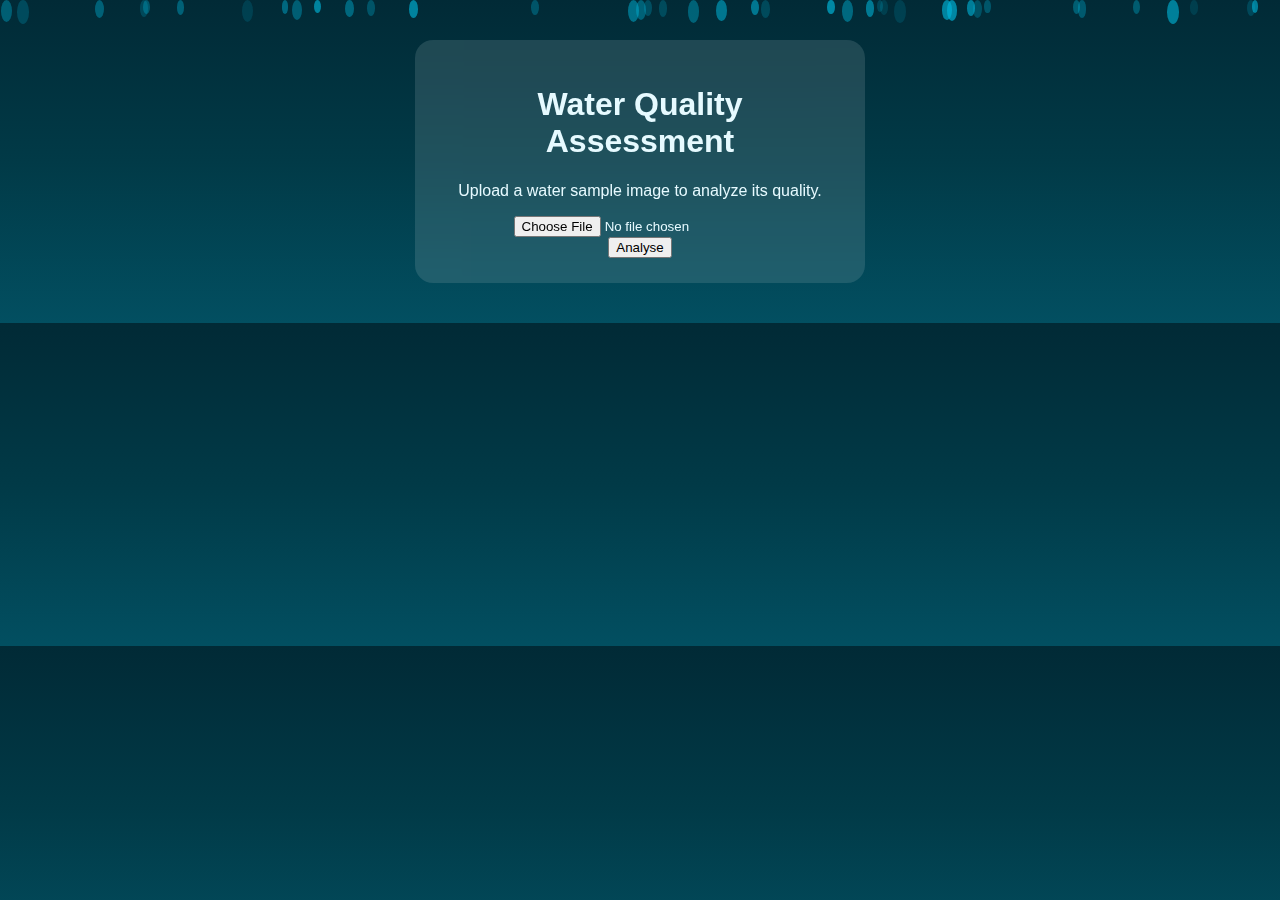
<file: templates/index.html>
<!DOCTYPE html>
<html lang="en">
<head>
    <meta charset="UTF-8">
    <title>Water Quality Detector</title>
    <link rel="stylesheet" href="/static/style.css">
    <script src="/static/script.js" defer></script>
</head>

<body class="droplet-bg">

<div class="droplet-container"></div>

<div class="glass-card">
    <h1>Water Quality Assessment</h1>
    <p>Upload a water sample image to analyze its quality.</p>

    <form action="/predict" method="POST" enctype="multipart/form-data">
        <input type="file" name="file" required>
        <br>
        <button type="submit">Analyse</button>
    </form>
</div>

</body>
</html>
</file>
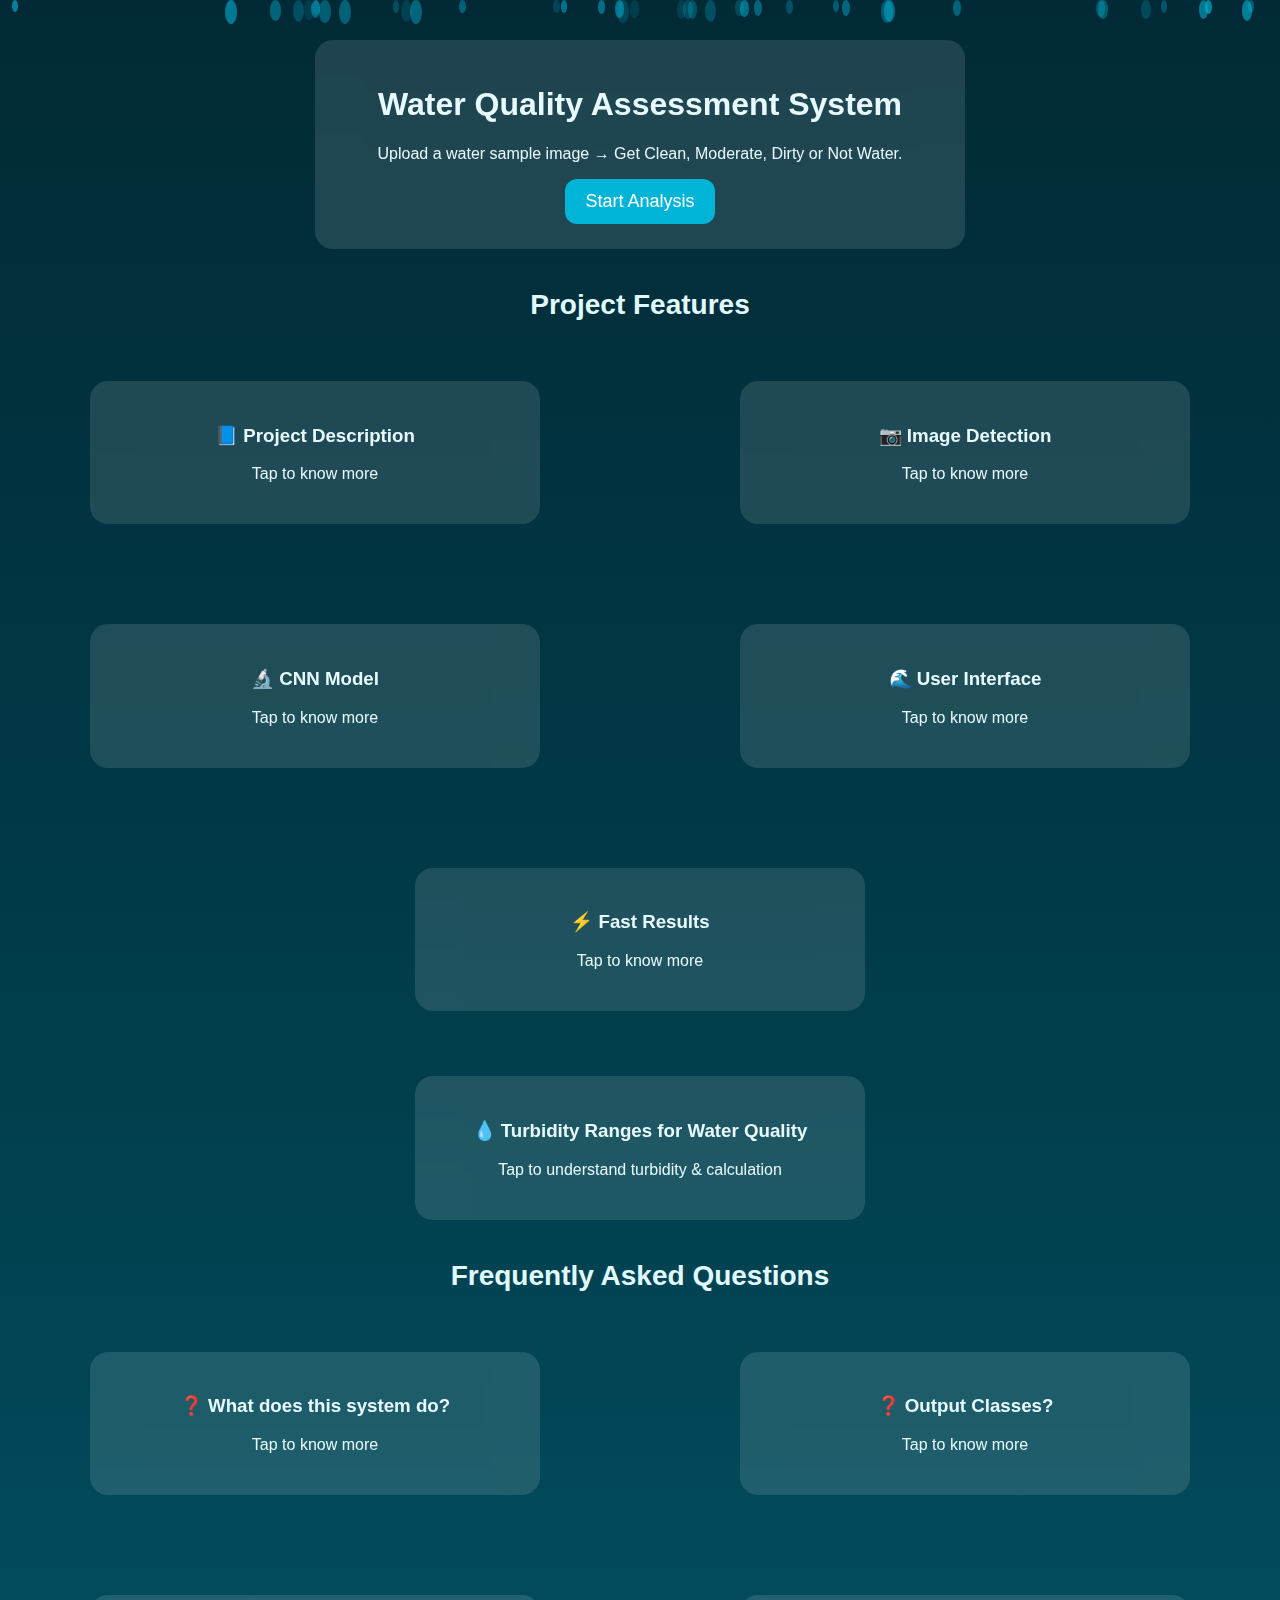
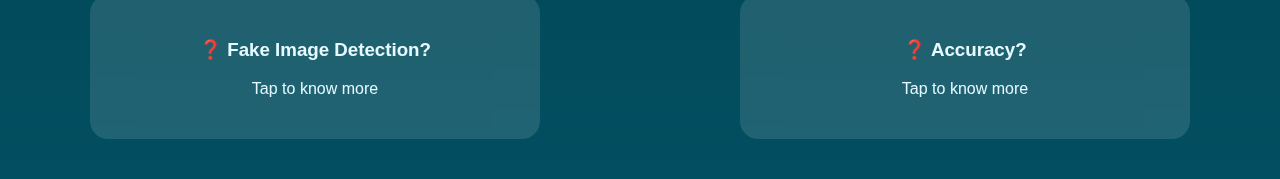
<file: templates/home.html>
<!DOCTYPE html>
<html lang="en">
<head>
    <meta charset="UTF-8">
    <meta name="viewport" content="width=device-width, initial-scale=1.0">
    <title>Water Quality Assessment – Home</title>

    <link rel="stylesheet" href="/static/style.css">
    <script src="/static/script.js" defer></script>

    <style>
        .section-title {
            text-align: center;
            margin-top: 40px;
            margin-bottom: 20px;
            color: #e0faff;
            font-size: 28px;
            font-weight: bold;
        }

        .feature-cards, .faq-cards {
            display: flex;
            flex-wrap: wrap;
            justify-content: center;
            gap: 20px;
        }

        .turbidity-card {
            width: 90%;
            margin: 25px auto;
            cursor: pointer;
        }

        .modal {
            position: fixed;
            top: 0; left: 0;
            width: 100%; height: 100%;
            background: rgba(0,0,0,0.6);
            display: none;
            justify-content: center;
            align-items: center;
            z-index: 999;
            backdrop-filter: blur(4px);
        }

        .modal-content {
            width: 90%;
            max-width: 450px;
            background: rgba(255,255,255,0.15);
            backdrop-filter: blur(15px);
            padding: 25px;
            border-radius: 18px;
            text-align: center;
            color: white;
        }

        .close-btn {
            margin-top: 18px;
            background: #00b4d8;
            padding: 10px 18px;
            border-radius: 10px;
            border: none;
            cursor: pointer;
            color: white;
        }

        @media (max-width: 600px) {
            .glass-card {
                width: 90% !important;
                padding: 20px !important;
            }
            h1 { font-size: 26px !important; }
            p, h3 { font-size: 16px !important; }
        }
    </style>
</head>

<body class="droplet-bg">

<div class="droplet-container"></div>

<div class="glass-card hero-card">
    <h1>Water Quality Assessment System</h1>
    <p>
        Upload a water sample image → Get Clean, Moderate, Dirty or Not Water.
    </p>
    <a href="/start" class="back-btn">Start Analysis</a>
</div>

<h2 class="section-title">Project Features</h2>

<div class="feature-cards">

    <div class="glass-card feature-card" onclick="openModal('project_desc')">
        <h3>📘 Project Description</h3>
        <p>Tap to know more</p>
    </div>

    <div class="glass-card feature-card" onclick="openModal('modal1')">
        <h3>📷 Image Detection</h3>
        <p>Tap to know more</p>
    </div>

    <div class="glass-card feature-card" onclick="openModal('modal2')">
        <h3>🔬 CNN Model</h3>
        <p>Tap to know more</p>
    </div>

    <div class="glass-card feature-card" onclick="openModal('modal3')">
        <h3>🌊 User Interface</h3>
        <p>Tap to know more</p>
    </div>

    <div class="glass-card feature-card" onclick="openModal('modal4')">
        <h3>⚡ Fast Results</h3>
        <p>Tap to know more</p>
    </div>
</div>

<div class="glass-card turbidity-card" onclick="openModal('modal5')">
    <h3>💧 Turbidity Ranges for Water Quality</h3>
    <p>Tap to understand turbidity & calculation</p>
</div>

<h2 class="section-title">Frequently Asked Questions</h2>

<div class="faq-cards">
    <div class="glass-card" onclick="openModal('faq1')">
        <h3>❓ What does this system do?</h3>
        <p>Tap to know more</p>
    </div>

    <div class="glass-card" onclick="openModal('faq2')">
        <h3>❓ Output Classes?</h3>
        <p>Tap to know more</p>
    </div>

    <div class="glass-card" onclick="openModal('faq3')">
        <h3>❓ Fake Image Detection?</h3>
        <p>Tap to know more</p>
    </div>

    <div class="glass-card" onclick="openModal('faq4')">
        <h3>❓ Accuracy?</h3>
        <p>Tap to know more</p>
    </div>
</div>

<!-- ---------------------------- -->
<!-- MODALS -->
<!-- ---------------------------- -->

<!-- Project Description Modal -->
<div class="modal" id="project_desc">
    <div class="modal-content">
        <h3>Project Description</h3>
        <p>This system allows users to upload images of water samples and get real-time assessment of water quality into categories: Clean, Moderate, Dirty, or Not Water. It uses a CNN model for classification and calculates turbidity ranges.</p>
        <button class="close-btn" onclick="closeModal('project_desc')">Close</button>
    </div>
</div>

<!-- Image Detection Modal -->
<div class="modal" id="modal1">
    <div class="modal-content">
        <h3>Image Detection</h3>
        <p>The uploaded water image is preprocessed and analyzed using a trained CNN model to classify water quality accurately.</p>
        <button class="close-btn" onclick="closeModal('modal1')">Close</button>
    </div>
</div>

<!-- CNN Model Modal -->
<div class="modal" id="modal2">
    <div class="modal-content">
        <h3>CNN Model</h3>
        <p>A Convolutional Neural Network (CNN) trained on water images is used for feature extraction and classification of water quality.</p>
        <button class="close-btn" onclick="closeModal('modal2')">Close</button>
    </div>
</div>

<!-- User Interface Modal -->
<div class="modal" id="modal3">
    <div class="modal-content">
        <h3>User Interface</h3>
        <p>The system provides a responsive interface compatible with both mobile and desktop screens, ensuring easy navigation and image uploads.</p>
        <button class="close-btn" onclick="closeModal('modal3')">Close</button>
    </div>
</div>

<!-- Fast Results Modal -->
<div class="modal" id="modal4">
    <div class="modal-content">
        <h3>Fast Results</h3>
        <p>Results are computed in real-time using optimized image preprocessing and CNN inference, providing instant turbidity assessment.</p>
        <button class="close-btn" onclick="closeModal('modal4')">Close</button>
    </div>
</div>

<!-- Turbidity Ranges Modal -->
<div class="modal" id="modal5">
    <div class="modal-content">
        <h3>Turbidity Ranges</h3>
        <p>Clean: 0 – 1 NTU<br>
           Moderate: 1 – 5 NTU<br>
           Dirty: 5+ NTU</p>
        <button class="close-btn" onclick="closeModal('modal5')">Close</button>
    </div>
</div>

<!-- FAQ Modals -->
<div class="modal" id="faq1">
    <div class="modal-content">
        <h3>What does this system do?</h3>
        <p>It classifies water images into Clean, Moderate, Dirty, or Not Water and provides turbidity ranges for analysis.</p>
        <button class="close-btn" onclick="closeModal('faq1')">Close</button>
    </div>
</div>

<div class="modal" id="faq2">
    <div class="modal-content">
        <h3>Output Classes</h3>
        <p>Clean, Moderate, Dirty, and Not Water.</p>
        <button class="close-btn" onclick="closeModal('faq2')">Close</button>
    </div>
</div>

<div class="modal" id="faq3">
    <div class="modal-content">
        <h3>Fake Image Detection</h3>
        <p>The system can reject non-water images and outputs "Not Water" if the uploaded image is invalid.</p>
        <button class="close-btn" onclick="closeModal('faq3')">Close</button>
    </div>
</div>

<div class="modal" id="faq4">
    <div class="modal-content">
        <h3>Accuracy</h3>
        <p>The CNN model achieves high accuracy on test datasets and real-world images. Confidence levels above 60% are considered valid predictions.</p>
        <button class="close-btn" onclick="closeModal('faq4')">Close</button>
    </div>
</div>

<script>
function openModal(id) {
    document.getElementById(id).style.display = "flex";
}

function closeModal(id) {
    document.getElementById(id).style.display = "none";
}
</script>

</body>
</html>
</file>
<file: static/style.css>
body {
    margin: 0;
    font-family: Arial, sans-serif;
    background: linear-gradient(180deg, #012a36, #013a47, #024f61);
    color: #e6faff;
    overflow-x: hidden;
}

/* Droplet animation container */
.droplet-container { position: fixed; top: 0; left: 0; width: 100%; height: 100%; pointer-events: none; }

/* Glass card */
.glass-card {
    background: rgba(255, 255, 255, 0.12);
    backdrop-filter: blur(20px);
    padding: 25px;
    border-radius: 18px;
    text-align: center;
    margin: 40px auto;
    width: 90%;
    max-width: 400px;
    z-index: 5;
}

/* For large hero card on home page */
.hero-card {
    max-width: 600px;
    width: 90%;
}

/* Result image */
.result-img {
    width: 100%;
    max-width: 350px;
    border-radius: 12px;
    margin: 0 auto;
}

/* Buttons */
.back-btn {
    display: inline-block;
    padding: 12px 20px;
    background: #00b4d8;
    color: white;
    border-radius: 12px;
    text-decoration: none;
    font-size: 18px;
}

.value-text {
    font-size: 20px;
    color: #a8e6ff;
}

.note {
    margin-top: 20px;
    font-size: 16px;
    color: #d4f5ff;
}

/* Responsive fix */
@media (max-width: 600px) {
    h1 { font-size: 28px; }
    h2 { font-size: 22px; }
    h3 { font-size: 20px; }
    p { font-size: 16px; }
}
.droplet-container {
  position: fixed;
  top: 0; left: 0;
  width: 100%;
  height: 100%;
  pointer-events: none;
  overflow: hidden;
  z-index: 0;
}

.droplet {
  position: absolute;
  width: 10px;
  height: 10px;
  background: rgba(0, 180, 216, 0.7);
  border-radius: 50%;
  animation: fall linear infinite;
}

@keyframes fall {
  0% { transform: translateY(-20px); opacity: 1; }
  100% { transform: translateY(100vh); opacity: 0; }
}
</file>
